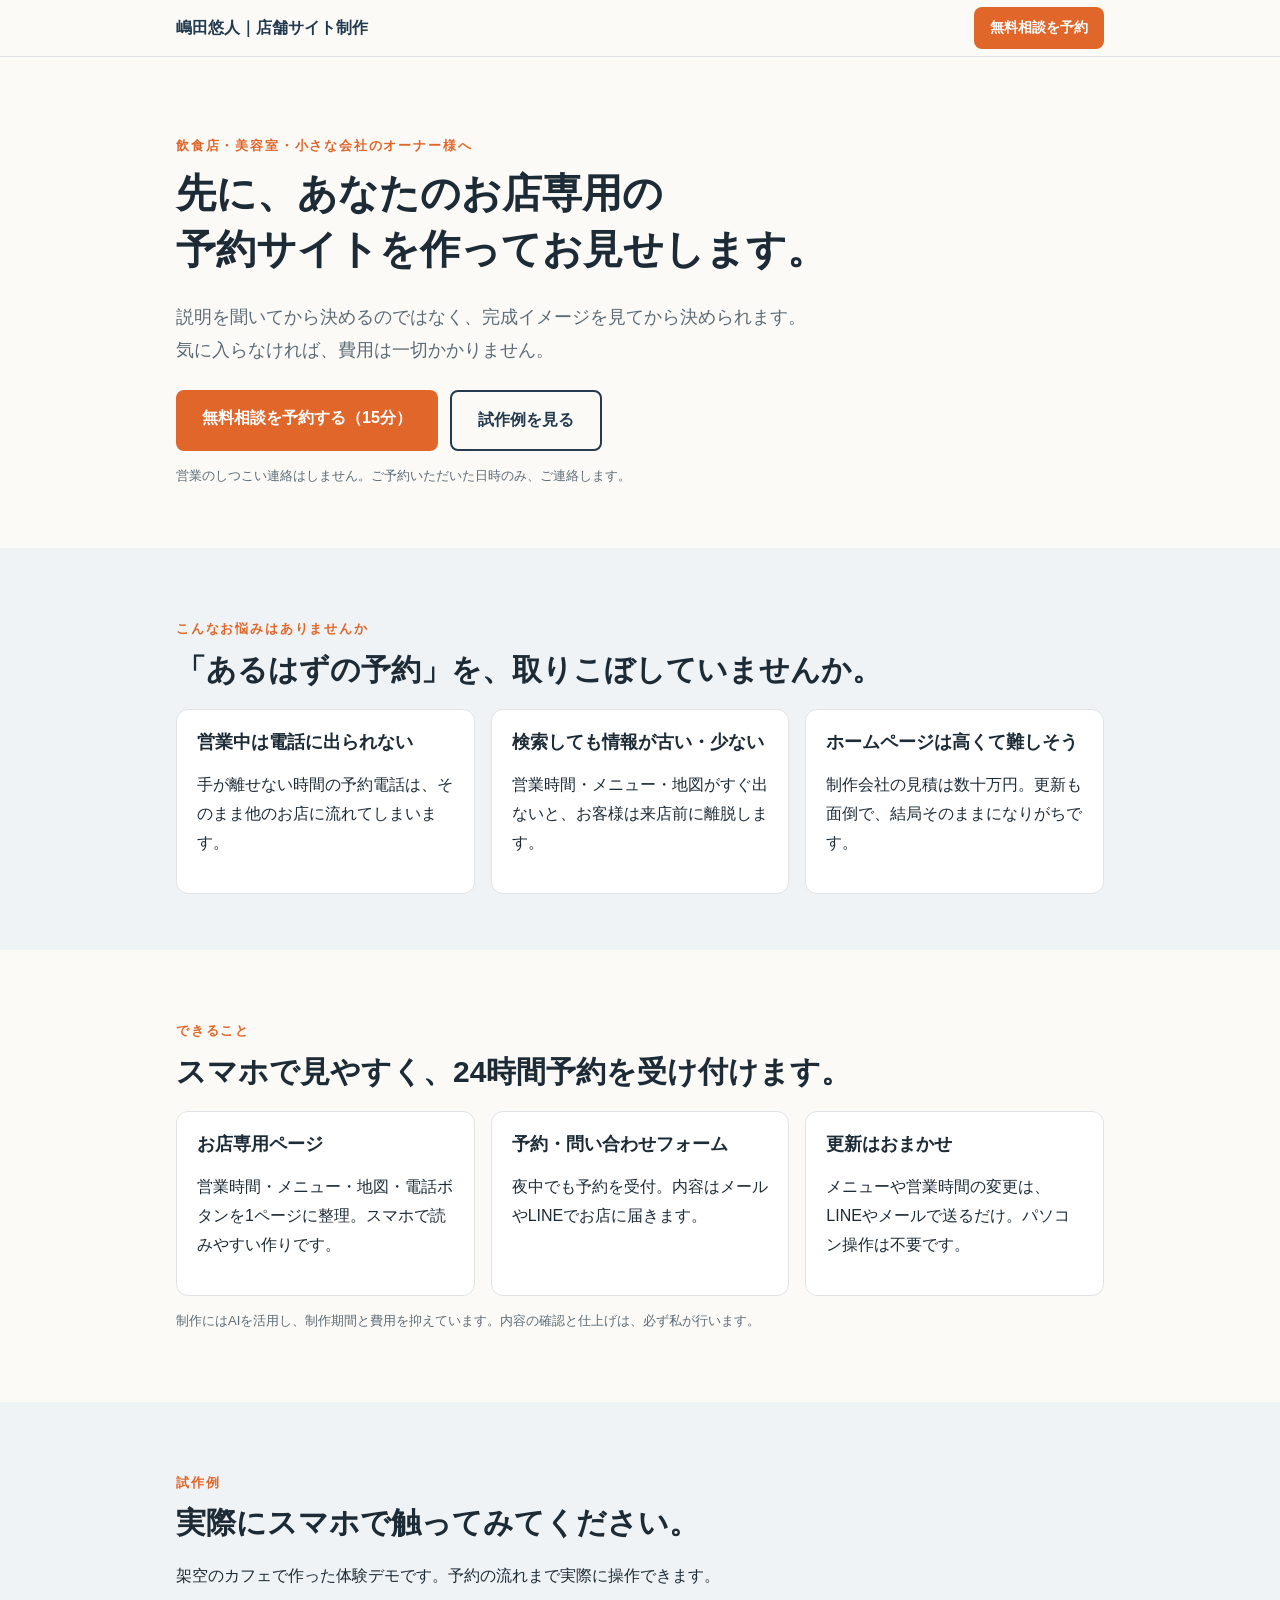
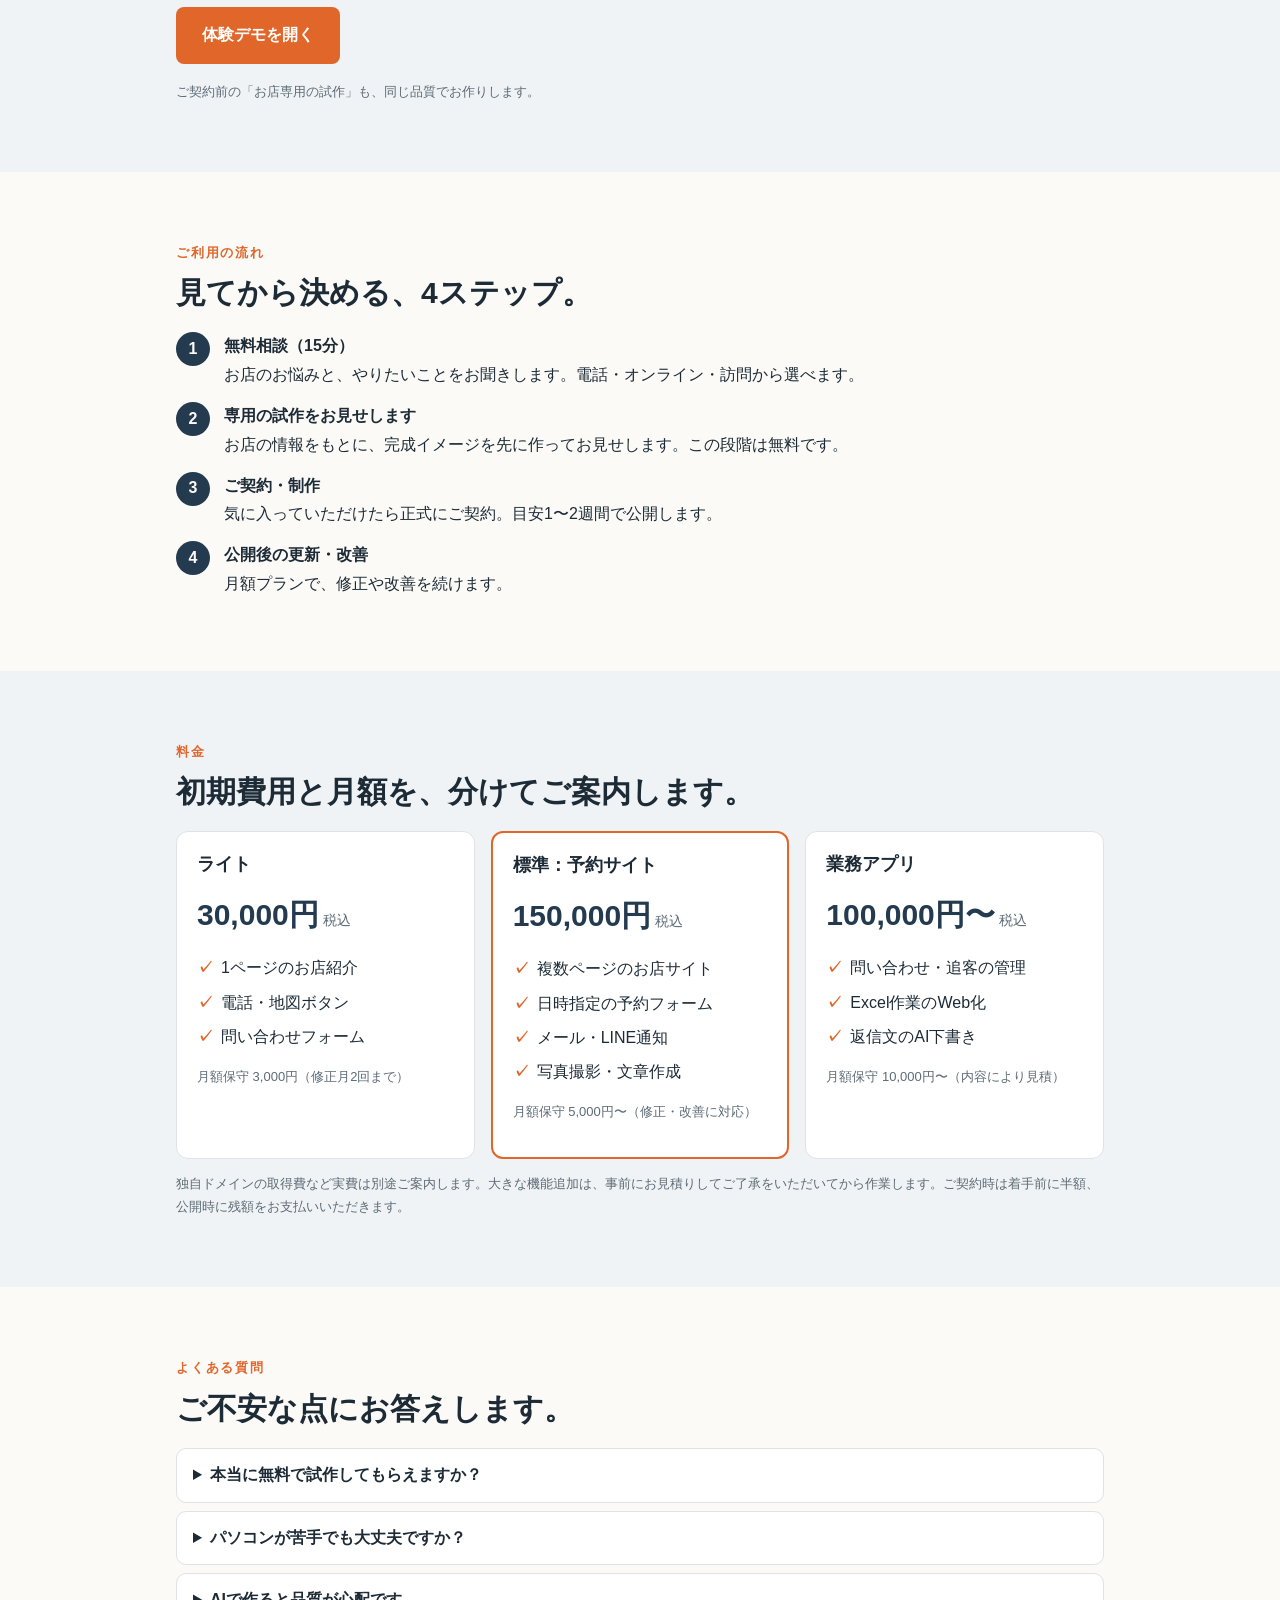
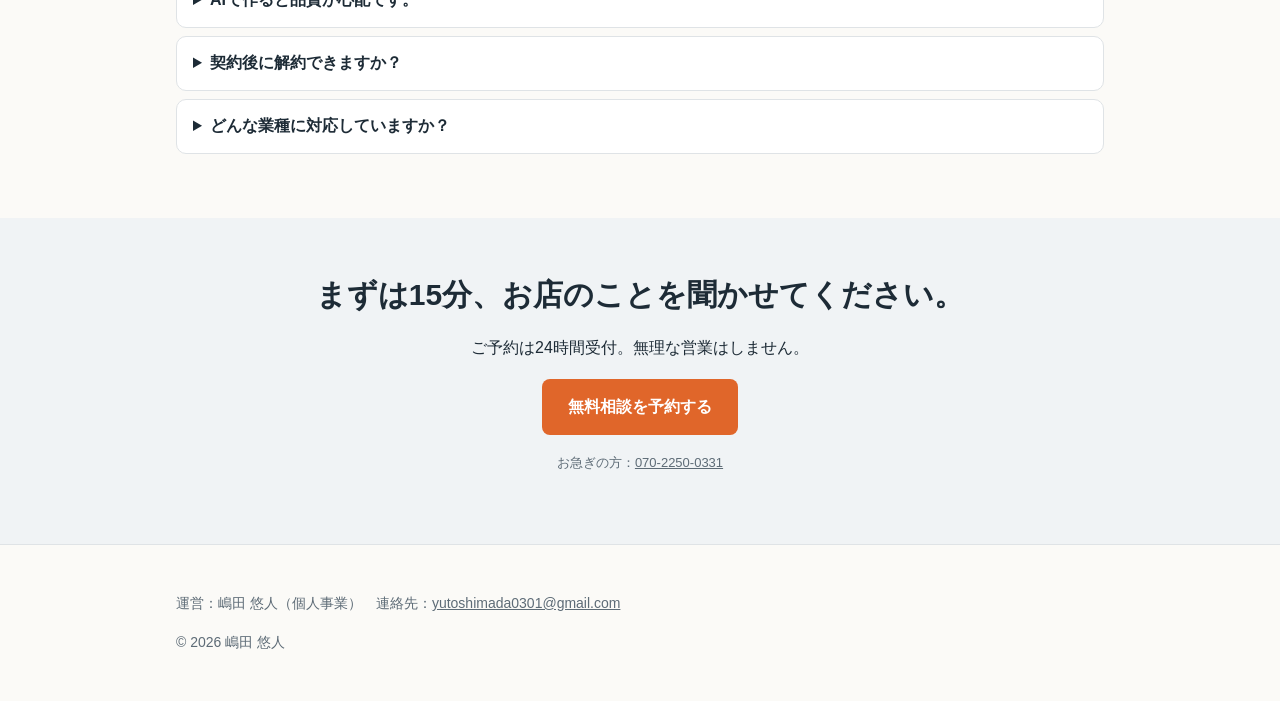
<file: index.html>
<!doctype html>
<html lang="ja">
<head>
<meta charset="utf-8">
<meta name="viewport" content="width=device-width,initial-scale=1">
<title>お店専用の予約サイトを先に試作｜嶋田悠人</title>
<meta name="description" content="お店専用のホームページと予約フォームを、ご契約の前に試作してお見せします。気に入ったら制作、気に入らなければ費用はかかりません。スマホで見やすく、予約の取りこぼしを減らします。">
<meta property="og:title" content="お店専用の予約サイトを先に試作します">
<meta property="og:description" content="作ってから見せる。気に入ったら制作、気に入らなければ0円。">
<link rel="stylesheet" href="style.css">
</head>
<body>
<header class="top"><div class="wrap">
  <a class="logo" href="#">嶋田悠人｜店舗サイト制作</a>
  <a class="btn sm" href="reserve.html">無料相談を予約</a>
</div></header>

<main>
<section class="hero"><div class="wrap">
  <p class="eyebrow">飲食店・美容室・小さな会社のオーナー様へ</p>
  <h1>先に、あなたのお店専用の<br>予約サイトを作ってお見せします。</h1>
  <p class="lead">説明を聞いてから決めるのではなく、完成イメージを見てから決められます。気に入らなければ、費用は一切かかりません。</p>
  <div class="cta">
    <a class="btn" href="reserve.html">無料相談を予約する（15分）</a>
    <a class="btn sub" href="#sample">試作例を見る</a>
  </div>
  <p class="note">営業のしつこい連絡はしません。ご予約いただいた日時のみ、ご連絡します。</p>
</div></section>

<section class="alt" id="worry"><div class="wrap">
  <p class="eyebrow">こんなお悩みはありませんか</p>
  <h2>「あるはずの予約」を、取りこぼしていませんか。</h2>
  <div class="grid g3">
    <div class="card"><h3>営業中は電話に出られない</h3><p>手が離せない時間の予約電話は、そのまま他のお店に流れてしまいます。</p></div>
    <div class="card"><h3>検索しても情報が古い・少ない</h3><p>営業時間・メニュー・地図がすぐ出ないと、お客様は来店前に離脱します。</p></div>
    <div class="card"><h3>ホームページは高くて難しそう</h3><p>制作会社の見積は数十万円。更新も面倒で、結局そのままになりがちです。</p></div>
  </div>
</div></section>

<section id="solution"><div class="wrap">
  <p class="eyebrow">できること</p>
  <h2>スマホで見やすく、24時間予約を受け付けます。</h2>
  <div class="grid g3">
    <div class="card"><h3>お店専用ページ</h3><p>営業時間・メニュー・地図・電話ボタンを1ページに整理。スマホで読みやすい作りです。</p></div>
    <div class="card"><h3>予約・問い合わせフォーム</h3><p>夜中でも予約を受付。内容はメールやLINEでお店に届きます。</p></div>
    <div class="card"><h3>更新はおまかせ</h3><p>メニューや営業時間の変更は、LINEやメールで送るだけ。パソコン操作は不要です。</p></div>
  </div>
  <p class="note">制作にはAIを活用し、制作期間と費用を抑えています。内容の確認と仕上げは、必ず私が行います。</p>
</div></section>

<section class="alt" id="sample"><div class="wrap">
  <p class="eyebrow">試作例</p>
  <h2>実際にスマホで触ってみてください。</h2>
  <p>架空のカフェで作った体験デモです。予約の流れまで実際に操作できます。</p>
  <p><a class="btn" id="demoLink" href="#">体験デモを開く</a></p>
  <p class="note">ご契約前の「お店専用の試作」も、同じ品質でお作りします。</p>
</div></section>

<section id="flow"><div class="wrap">
  <p class="eyebrow">ご利用の流れ</p>
  <h2>見てから決める、4ステップ。</h2>
  <ol class="steps">
    <li><strong>無料相談（15分）</strong><br>お店のお悩みと、やりたいことをお聞きします。電話・オンライン・訪問から選べます。</li>
    <li><strong>専用の試作をお見せします</strong><br>お店の情報をもとに、完成イメージを先に作ってお見せします。この段階は無料です。</li>
    <li><strong>ご契約・制作</strong><br>気に入っていただけたら正式にご契約。目安1〜2週間で公開します。</li>
    <li><strong>公開後の更新・改善</strong><br>月額プランで、修正や改善を続けます。</li>
  </ol>
</div></section>

<section class="alt" id="price"><div class="wrap">
  <p class="eyebrow">料金</p>
  <h2>初期費用と月額を、分けてご案内します。</h2>
  <div class="grid g3">
    <div class="card"><h3>ライト</h3><div class="price">30,000円<small> 税込</small></div>
      <ul class="ck"><li>1ページのお店紹介</li><li>電話・地図ボタン</li><li>問い合わせフォーム</li></ul>
      <p class="note">月額保守 3,000円（修正月2回まで）</p></div>
    <div class="card pick"><h3>標準：予約サイト</h3><div class="price">150,000円<small> 税込</small></div>
      <ul class="ck"><li>複数ページのお店サイト</li><li>日時指定の予約フォーム</li><li>メール・LINE通知</li><li>写真撮影・文章作成</li></ul>
      <p class="note">月額保守 5,000円〜（修正・改善に対応）</p></div>
    <div class="card"><h3>業務アプリ</h3><div class="price">100,000円〜<small> 税込</small></div>
      <ul class="ck"><li>問い合わせ・追客の管理</li><li>Excel作業のWeb化</li><li>返信文のAI下書き</li></ul>
      <p class="note">月額保守 10,000円〜（内容により見積）</p></div>
  </div>
  <p class="note">独自ドメインの取得費など実費は別途ご案内します。大きな機能追加は、事前にお見積りしてご了承をいただいてから作業します。ご契約時は着手前に半額、公開時に残額をお支払いいただきます。</p>
</div></section>

<section id="faq"><div class="wrap">
  <p class="eyebrow">よくある質問</p>
  <h2>ご不安な点にお答えします。</h2>
  <details><summary>本当に無料で試作してもらえますか？</summary><p>はい。お店専用の試作は無料です。ご覧になって気に入らなければ、お断りいただいて構いません。</p></details>
  <details><summary>パソコンが苦手でも大丈夫ですか？</summary><p>大丈夫です。更新はLINEやメールで内容を送っていただければ、こちらで反映します。</p></details>
  <details><summary>AIで作ると品質が心配です。</summary><p>下書きと制作の効率化にAIを使い、内容・表示・予約の動作は私が確認してお渡しします。</p></details>
  <details><summary>契約後に解約できますか？</summary><p>月額プランはいつでも解約できます。制作したサイトのデータの扱いは、ご契約時にご説明します。</p></details>
  <details><summary>どんな業種に対応していますか？</summary><p>飲食店・美容室・中古車販売店・不動産会社・小さな会社など、個人店〜小規模事業者が中心です。</p></details>
</div></section>

<section class="alt" id="cta"><div class="wrap" style="text-align:center">
  <h2>まずは15分、お店のことを聞かせてください。</h2>
  <p>ご予約は24時間受付。無理な営業はしません。</p>
  <p><a class="btn" href="reserve.html">無料相談を予約する</a></p>
  <p class="note">お急ぎの方：<a id="telLink" href="#"></a></p>
</div></section>
</main>

<footer><div class="wrap">
  <p>運営：<span data-owner></span>（個人事業）　連絡先：<a id="mailLink" href="#"></a></p>
  <p>© 2026 <span data-owner></span></p>
</div></footer>

<script src="config.js"></script>
<script>
(function(){
  var s=window.SITE;
  document.querySelectorAll('[data-owner]').forEach(function(e){e.textContent=s.owner});
  var d=document.getElementById('demoLink');d.href=s.demoUrl;d.target='_blank';d.rel='noopener';
  var t=document.getElementById('telLink');t.href='tel:'+s.tel.replace(/-/g,'');t.textContent=s.tel;
  var m=document.getElementById('mailLink');m.href='mailto:'+s.email;m.textContent=s.email;
})();
</script>
</body>
</html>
</file>
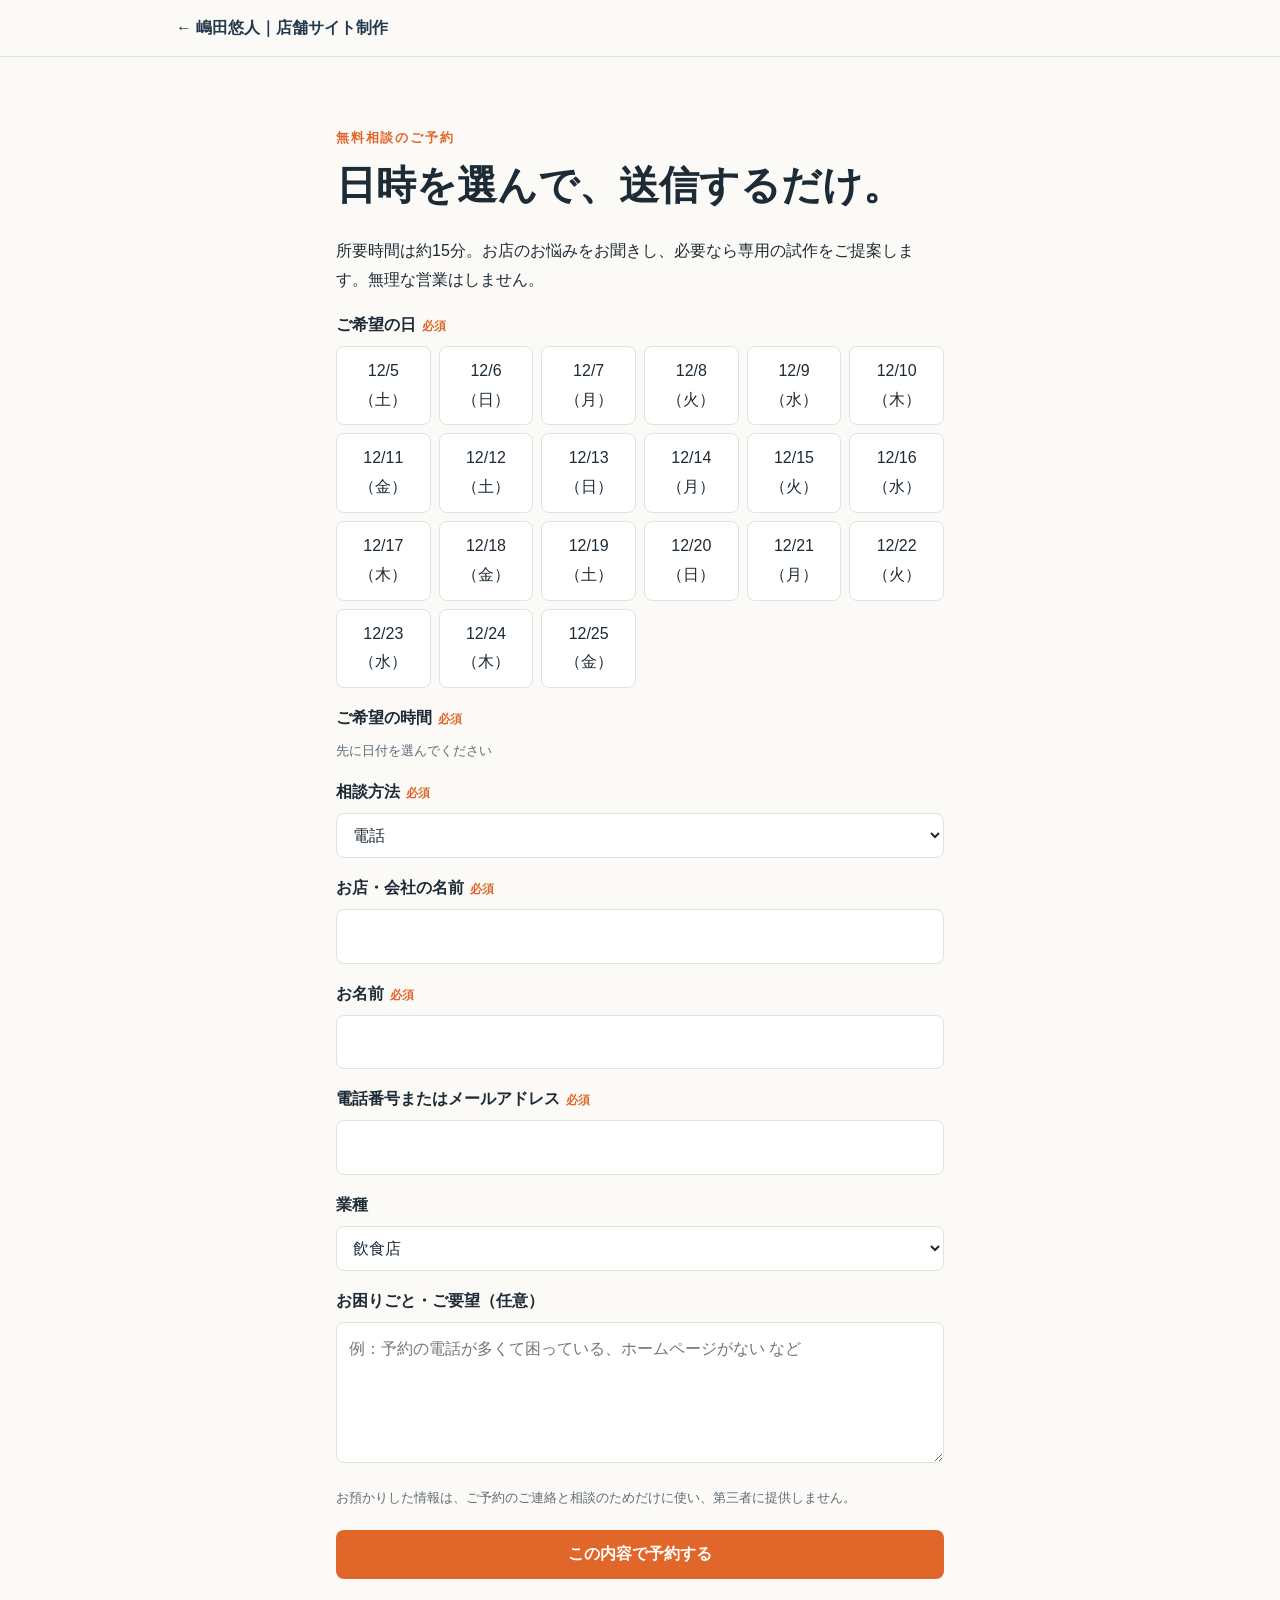
<file: reserve.html>
<!doctype html>
<html lang="ja">
<head>
<meta charset="utf-8">
<meta name="viewport" content="width=device-width,initial-scale=1">
<title>無料相談のご予約｜嶋田悠人</title>
<meta name="description" content="お店専用サイトの無料相談（15分）のご予約ページです。日時を選んで送信するだけ。">
<link rel="stylesheet" href="style.css">
</head>
<body>
<header class="top"><div class="wrap"><a class="logo" href="index.html">← 嶋田悠人｜店舗サイト制作</a></div></header>
<main><section><div class="wrap" style="max-width:640px">
  <p class="eyebrow">無料相談のご予約</p>
  <h1>日時を選んで、送信するだけ。</h1>
  <p>所要時間は約15分。お店のお悩みをお聞きし、必要なら専用の試作をご提案します。無理な営業はしません。</p>

  <div id="done" role="status" aria-live="polite"></div>
  <form id="f" class="form" novalidate>
    <label>ご希望の日<span class="req">必須</span></label>
    <div id="days" class="days" role="group" aria-label="日付"></div>
    <label>ご希望の時間<span class="req">必須</span></label>
    <div id="times" class="times" role="group" aria-label="時間"><span class="note">先に日付を選んでください</span></div>

    <label for="mode">相談方法<span class="req">必須</span></label>
    <select id="mode"><option>電話</option><option>オンライン（Zoom・Meet）</option><option>ご訪問（近隣のみ）</option></select>

    <label for="store">お店・会社の名前<span class="req">必須</span></label>
    <input id="store" autocomplete="organization" required>
    <label for="name">お名前<span class="req">必須</span></label>
    <input id="name" autocomplete="name" required>
    <label for="contact">電話番号またはメールアドレス<span class="req">必須</span></label>
    <input id="contact" autocomplete="tel" required>
    <label for="kind">業種</label>
    <select id="kind"><option>飲食店</option><option>美容室・サロン</option><option>中古車・自動車</option><option>不動産</option><option>その他の店舗</option><option>会社・事務所</option></select>
    <label for="note">お困りごと・ご要望（任意）</label>
    <textarea id="note" rows="4" placeholder="例：予約の電話が多くて困っている、ホームページがない など"></textarea>

    <input id="hp" tabindex="-1" autocomplete="off" aria-hidden="true" style="position:absolute;left:-9999px">
    <p class="note">お預かりした情報は、ご予約のご連絡と相談のためだけに使い、第三者に提供しません。</p>
    <div id="msg" role="status" aria-live="polite"></div>
    <button class="btn" id="submit" type="submit" style="width:100%;margin-top:8px">この内容で予約する</button>
  </form>
</div></section></main>
<script src="config.js"></script>
<script src="reserve.js"></script>
</body>
</html>
</file>
<file: style.css>
:root{--ink:#1d2b36;--navy:#233a4f;--accent:#e0662a;--accent-d:#bf4f18;--bg:#fbfaf7;--card:#fff;--line:#dfe3e6;--muted:#5d6b76;--soft:#f0f3f5}
@media(prefers-color-scheme:dark){:root:not([data-theme=light]){--ink:#e8edf1;--navy:#9cc0e0;--bg:#12181e;--card:#1a232b;--line:#2d3944;--muted:#a3b0ba;--soft:#1f2a33}}
*{box-sizing:border-box}html{scroll-behavior:smooth}
body{margin:0;background:var(--bg);color:var(--ink);font:16px/1.8 "Hiragino Sans","Yu Gothic",Meiryo,sans-serif}
.wrap{max-width:960px;margin:0 auto;padding:0 16px}
a{color:inherit}h1,h2,h3{line-height:1.4;margin:0 0 .6em}h1{font-size:clamp(26px,6vw,40px)}h2{font-size:clamp(22px,4.5vw,30px)}h3{font-size:18px}
section{padding:56px 0}section.alt{background:var(--soft)}
.eyebrow{font-size:13px;letter-spacing:.14em;color:var(--accent);font-weight:700;margin-bottom:8px}
header.top{position:sticky;top:0;z-index:10;background:color-mix(in srgb,var(--bg) 92%,transparent);backdrop-filter:blur(6px);border-bottom:1px solid var(--line)}
header.top .wrap{display:flex;align-items:center;justify-content:space-between;height:56px}
.logo{font-weight:800;text-decoration:none;color:var(--navy)}
.btn{display:inline-block;background:var(--accent);color:#fff;font-weight:700;text-decoration:none;padding:14px 26px;border-radius:8px;border:0;cursor:pointer;font-size:16px;text-align:center}
.btn:hover{background:var(--accent-d)}.btn.sub{background:transparent;color:var(--navy);border:2px solid var(--navy)}.btn.sm{padding:8px 16px;font-size:14px}
.btn:focus-visible,a:focus-visible,input:focus-visible,select:focus-visible,textarea:focus-visible,button:focus-visible{outline:3px solid #2f7de1;outline-offset:2px}
.hero{padding:64px 0 48px}.hero p.lead{font-size:18px;color:var(--muted);max-width:640px}.hero .cta{display:flex;gap:12px;flex-wrap:wrap;margin-top:24px}
.note{font-size:13px;color:var(--muted)}
.grid{display:grid;gap:16px}.g3{grid-template-columns:repeat(auto-fit,minmax(240px,1fr))}
.card{background:var(--card);border:1px solid var(--line);border-radius:12px;padding:20px}
.card.pick{border:2px solid var(--accent)}.price{font-size:30px;font-weight:800;color:var(--navy)}.price small{font-size:14px;font-weight:400;color:var(--muted)}
ul.ck{list-style:none;padding:0;margin:12px 0}ul.ck li{padding-left:1.5em;position:relative;margin:.35em 0}ul.ck li::before{content:"✓";position:absolute;left:0;color:var(--accent);font-weight:800}
ol.steps{counter-reset:s;list-style:none;padding:0;display:grid;gap:12px}ol.steps li{counter-increment:s;padding-left:48px;position:relative}
ol.steps li::before{content:counter(s);position:absolute;left:0;top:0;width:34px;height:34px;border-radius:50%;background:var(--navy);color:var(--bg);font-weight:800;display:grid;place-items:center}
details{background:var(--card);border:1px solid var(--line);border-radius:10px;padding:12px 16px;margin:8px 0}summary{cursor:pointer;font-weight:700}
footer{padding:32px 0;border-top:1px solid var(--line);font-size:14px;color:var(--muted)}
table.tk{width:100%;border-collapse:collapse;font-size:14px}table.tk th,table.tk td{border-bottom:1px solid var(--line);padding:8px;text-align:left;vertical-align:top}
/* 予約フォーム */
.form label{display:block;font-weight:700;margin:16px 0 6px}.form .req{color:var(--accent);font-size:12px;margin-left:6px}
.form input,.form select,.form textarea{width:100%;padding:12px;font:inherit;border:1px solid var(--line);border-radius:8px;background:var(--card);color:var(--ink)}
.days{display:grid;grid-template-columns:repeat(auto-fill,minmax(88px,1fr));gap:8px}.times{display:flex;flex-wrap:wrap;gap:8px}
.chip{border:1px solid var(--line);background:var(--card);color:var(--ink);padding:10px 12px;border-radius:8px;cursor:pointer;font:inherit;min-height:44px}
.chip[aria-pressed=true]{background:var(--navy);color:var(--bg);border-color:var(--navy)}.chip:disabled{opacity:.35;cursor:not-allowed;text-decoration:line-through}
.msg{padding:12px 16px;border-radius:8px;margin:16px 0}.msg.ok{background:#e3f4e8;color:#14532d}.msg.ng{background:#fde8e8;color:#7f1d1d}
@media(prefers-color-scheme:dark){.msg.ok{background:#173524;color:#b7f0cb}.msg.ng{background:#3a1a1a;color:#fbcaca}}
</file>
